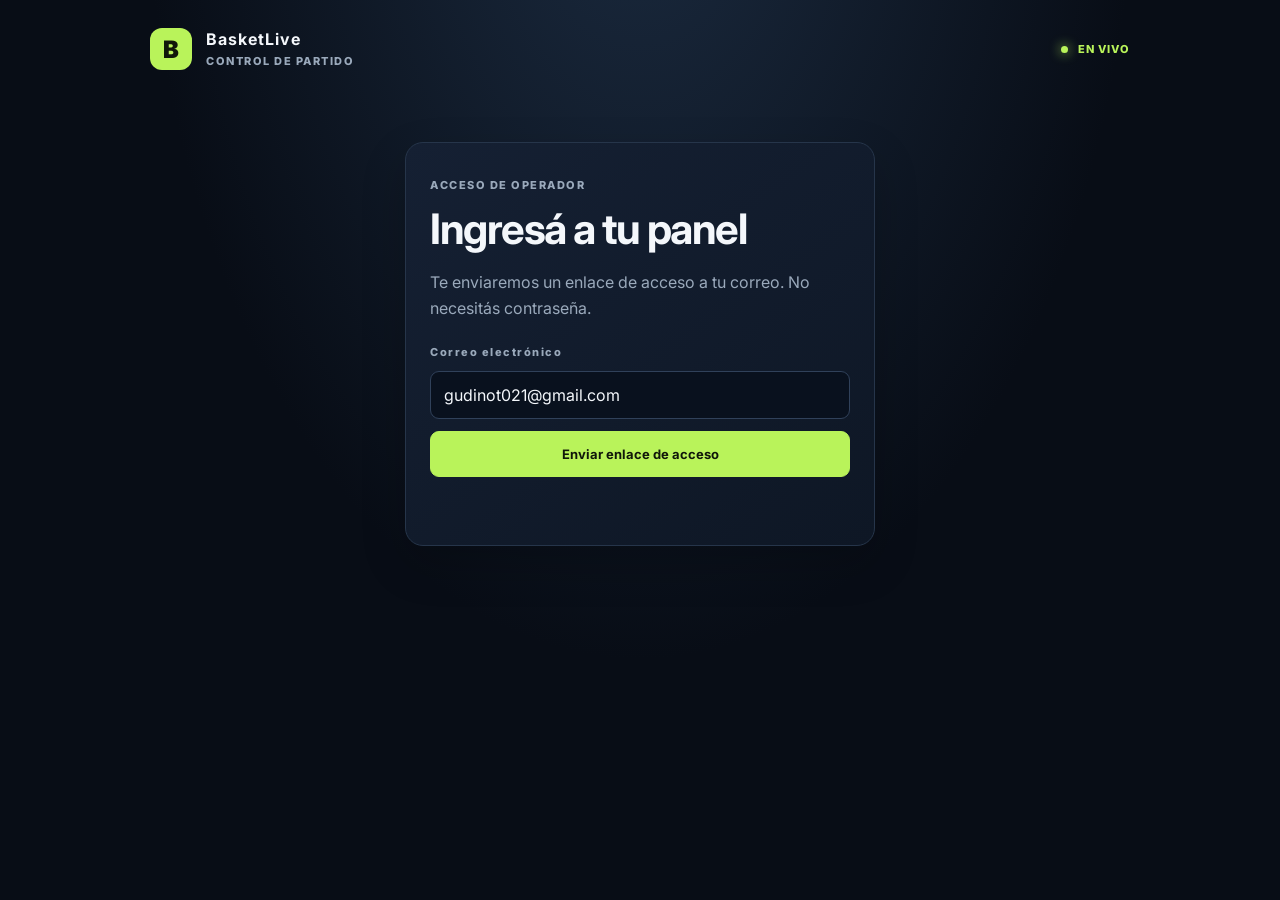
<file: index.html>
<!doctype html>
<html lang="es">
<head>
<meta charset="utf-8"><meta name="viewport" content="width=device-width,initial-scale=1">
<title>BasketLive · Panel de control</title><link rel="stylesheet" href="styles.css">
</head>
<body>
<main class="shell">
<header class="top"><div class="brand"><span class="mark">B</span><div><b>BasketLive</b><small>CONTROL DE PARTIDO</small></div></div><span class="live"><i></i> EN VIVO</span></header>
<section id="login" class="panel login">
<p class="eyebrow">ACCESO DE OPERADOR</p><h1>Ingresá a tu panel</h1><p class="muted">Te enviaremos un enlace de acceso a tu correo. No necesitás contraseña.</p>
<form id="loginForm"><label for="email">Correo electrónico</label><input id="email" type="email" value="gudinot021@gmail.com" required><button class="primary" type="submit">Enviar enlace de acceso</button></form><p id="loginMsg" class="message"></p>
</section>
<section id="dashboard" hidden>
<div class="welcome"><div><p class="eyebrow">PANEL DEL OPERADOR</p><h1>Control del partido</h1></div><button id="logout" class="quiet">Cerrar sesión</button></div>
<div class="teams">
<article class="team"><label>LOCAL</label><input id="homeName" value="LOCAL" maxlength="24"><div class="score" id="homeScore">0</div><div class="scoreBtns"><button data-team="home" data-points="1">+1</button><button data-team="home" data-points="2">+2</button><button data-team="home" data-points="3">+3</button><button data-team="home" data-points="-1">−1</button></div><label>FALTAS</label><div class="scoreBtns"><button data-foul="home" data-delta="1">+ Falta</button><button data-foul="home" data-delta="-1">−</button></div><strong id="homeFouls">0</strong></article>
<article class="team away"><label>VISITANTE</label><input id="awayName" value="VISITANTE" maxlength="24"><div class="score" id="awayScore">0</div><div class="scoreBtns"><button data-team="away" data-points="1">+1</button><button data-team="away" data-points="2">+2</button><button data-team="away" data-points="3">+3</button><button data-team="away" data-points="-1">−1</button></div><label>FALTAS</label><div class="scoreBtns"><button data-foul="away" data-delta="1">+ Falta</button><button data-foul="away" data-delta="-1">−</button></div><strong id="awayFouls">0</strong></article>
</div>
<div class="panel settings"><div><label>PERÍODO</label><div class="scoreBtns"><button id="periodDown">−</button><strong id="period">1</strong><button id="periodUp">+</button></div></div><div><label>SPONSOR / MENSAJE</label><input id="sponsor" placeholder="Nombre del sponsor o mensaje"></div><div><label>LOGO / SPONSOR</label><input id="sponsorUrl" type="url" placeholder="URL de imagen (opcional)"></div></div>
<p id="saveMsg" class="message"></p><p class="hint">El marcador de OBS se actualiza automáticamente. Para abrirlo, usá la dirección de <code>overlay.html</code>.</p>
</section>
</main>
<script type="module" src="app.js"></script>
</body></html>
</file>
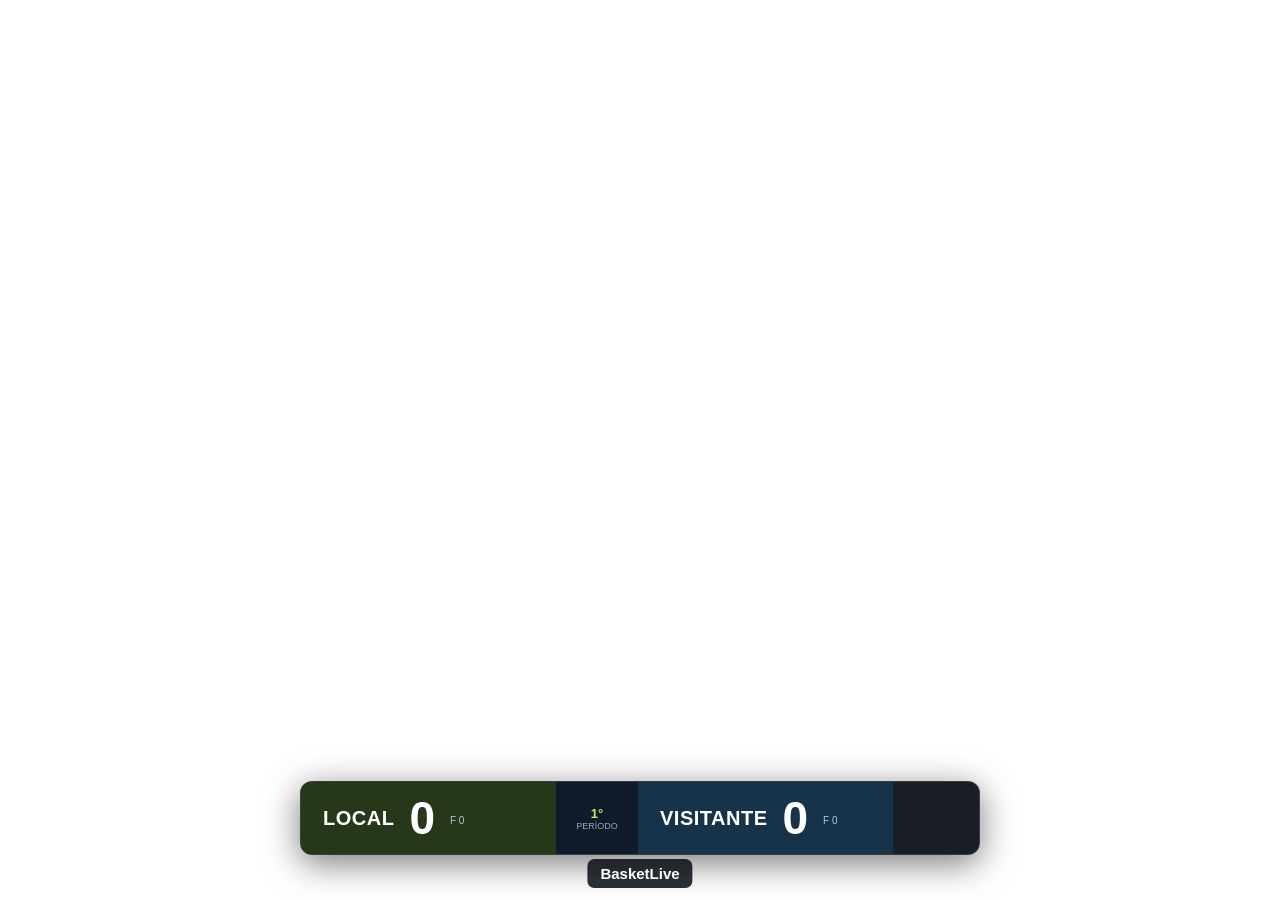
<file: overlay.html>
<!doctype html><html lang="es"><head><meta charset="utf-8"><meta name="viewport" content="width=device-width,initial-scale=1"><title>BasketLive · Overlay</title><style>
*{box-sizing:border-box}html,body{margin:0;width:100%;height:100%;background:transparent;overflow:hidden;font-family:Arial,sans-serif;color:white}.scoreboard{position:absolute;left:50%;bottom:5%;transform:translateX(-50%);display:flex;align-items:stretch;min-width:680px;background:#080d16ed;border:1px solid #ffffff24;border-radius:12px;overflow:hidden;box-shadow:0 8px 35px #0008}.team{display:flex;align-items:center;gap:15px;padding:13px 22px;min-width:255px}.team.away{background:#17334a}.team.home{background:#273719}.name{font-size:20px;font-weight:800;letter-spacing:.5px;text-transform:uppercase;max-width:190px;overflow:hidden;text-overflow:ellipsis;white-space:nowrap}.score{font-size:46px;font-weight:900;line-height:1}.mid{display:flex;flex-direction:column;align-items:center;justify-content:center;padding:8px 17px;background:#101a28;min-width:82px}.period{font-size:13px;font-weight:800;color:#b9f35a}.fouls{font-size:10px;color:#b7c2d0;margin-top:5px}.sponsor{position:absolute;bottom:1.3%;left:50%;transform:translateX(-50%);display:flex;align-items:center;gap:10px;color:#fff;background:#080d16d9;padding:6px 13px;border-radius:7px;font-size:15px;font-weight:700}.sponsor img{max-height:34px;max-width:110px;object-fit:contain}.empty{display:none}@media(max-width:700px){.scoreboard{min-width:0;width:96%}.team{min-width:0;flex:1;padding:10px}.name{font-size:14px;max-width:110px}.score{font-size:34px}.mid{min-width:60px;padding:6px}.fouls{font-size:8px}}
</style></head><body><div class="scoreboard"><div class="team home"><span class="name" id="homeName">LOCAL</span><strong class="score" id="homeScore">0</strong><small class="fouls" id="homeFouls">F 0</small></div><div class="mid"><span class="period" id="period">1°</span><small style="font-size:9px;color:#9aa9bb">PERÍODO</small></div><div class="team away"><span class="name" id="awayName">VISITANTE</span><strong class="score" id="awayScore">0</strong><small class="fouls" id="awayFouls">F 0</small></div></div><div class="sponsor" id="sponsorBox"><img id="sponsorImage" hidden><span id="sponsor">BasketLive</span></div>
<script type="module">
import {createClient} from 'https://esm.sh/@supabase/supabase-js@2.49.1';
const db=createClient('https://bichgdrmosqqfcxlffgq.supabase.co','sb_publishable_6Yb69CbrVEvsn0a9ZGIChg_0D3QqY9W');
const defaults={homeName:'LOCAL',awayName:'VISITANTE',homeScore:0,awayScore:0,homeFouls:0,awayFouls:0,period:1,sponsor:'',sponsorUrl:''};
function draw(s){const v={...defaults,...s};for(const k of ['homeName','awayName','homeScore','awayScore'])document.getElementById(k).textContent=v[k];document.getElementById('homeFouls').textContent='F '+v.homeFouls;document.getElementById('awayFouls').textContent='F '+v.awayFouls;document.getElementById('period').textContent=v.period+'°';document.getElementById('sponsor').textContent=v.sponsor||'BasketLive';const img=document.getElementById('sponsorImage');if(v.sponsorUrl){img.src=v.sponsorUrl;img.hidden=false}else{img.hidden=true}}
const {data}=await db.from('match_state').select('state').eq('id',1).single();draw(data?.state||defaults);
db.channel('basketlive-score').on('postgres_changes',{event:'UPDATE',schema:'public',table:'match_state',filter:'id=eq.1'},payload=>draw(payload.new.state)).subscribe();
</script></body></html>
</file>
<file: styles.css>
@import url('https://fonts.googleapis.com/css2?family=Barlow+Condensed:wght@500;600;700;800&family=Inter:wght@400;500;600;700;800&display=swap');
:root{color-scheme:dark;--bg:#080d16;--panel:#111a29;--line:#26354a;--text:#f4f7fb;--muted:#9aa9bb;--accent:#b9f35a;--blue:#43b5f5}
*{box-sizing:border-box}body{margin:0;background:radial-gradient(ellipse at 50% -20%,#1b2b40 0,transparent 55%),var(--bg);color:var(--text);font-family:Inter,Arial,sans-serif;min-height:100vh}.shell{width:min(980px,94%);margin:auto;padding:28px 0 60px}.top,.brand,.welcome,.scoreBtns{display:flex;align-items:center;justify-content:space-between;gap:14px}.top{margin-bottom:32px}.brand{justify-content:flex-start}.mark{display:grid;place-items:center;width:42px;height:42px;border-radius:12px;background:var(--accent);color:#10170a;font-weight:900;font-size:24px}.brand b{display:block;letter-spacing:1px}.brand small,.eyebrow,label{font-size:11px;letter-spacing:1.5px;font-weight:800;color:var(--muted)}.live{font-size:11px;font-weight:800;letter-spacing:1px;color:var(--accent)}.live i{display:inline-block;width:7px;height:7px;background:var(--accent);border-radius:50%;margin-right:7px;box-shadow:0 0 12px var(--accent)}h1{font-size:clamp(27px,5vw,42px);margin:8px 0 10px;letter-spacing:-1.5px}.muted,.hint{color:var(--muted);line-height:1.6}.panel,.team{background:linear-gradient(145deg,#152033,#0e1725);border:1px solid var(--line);border-radius:18px;padding:24px;box-shadow:0 18px 45px #0003}.login{max-width:470px;margin:8vh auto}.login form{display:grid;gap:12px;margin-top:24px}input{width:100%;background:#09111e;border:1px solid #30415a;border-radius:9px;padding:13px;color:var(--text);font:inherit;outline:none}input:focus{border-color:var(--accent)}button{border:1px solid #34445a;background:#1b2a3e;color:var(--text);padding:11px 15px;border-radius:9px;font:700 13px Inter;cursor:pointer}button:hover{border-color:var(--accent);color:var(--accent)}.primary{background:var(--accent);border-color:var(--accent);color:#10170a;padding:14px}.primary:hover{background:#d0ff83;color:#10170a}.quiet{background:transparent}.welcome{margin-bottom:22px}.teams{display:grid;grid-template-columns:1fr 1fr;gap:16px}.team{display:flex;flex-direction:column;gap:12px}.team.away{border-top:3px solid var(--blue)}.team:not(.away){border-top:3px solid var(--accent)}.team label{margin-top:4px}.score{font:800 clamp(70px,13vw,112px)/1 'Barlow Condensed',sans-serif;letter-spacing:-3px}.scoreBtns{justify-content:flex-start;flex-wrap:wrap}.scoreBtns button{flex:1;min-width:48px}.team input{font-weight:700}.team strong{font:700 24px 'Barlow Condensed'}.settings{display:grid;grid-template-columns:.7fr 1.3fr 1.3fr;gap:18px;margin-top:16px;align-items:end}.settings>div{display:grid;gap:10px}.message{min-height:18px;color:var(--accent);font-size:13px}.hint{font-size:12px}.hint code{color:var(--accent)}[hidden]{display:none!important}@media(max-width:650px){.teams{grid-template-columns:1fr}.settings{grid-template-columns:1fr}.shell{padding-top:18px}.panel,.team{padding:18px}.welcome{align-items:flex-start}}
</file>
